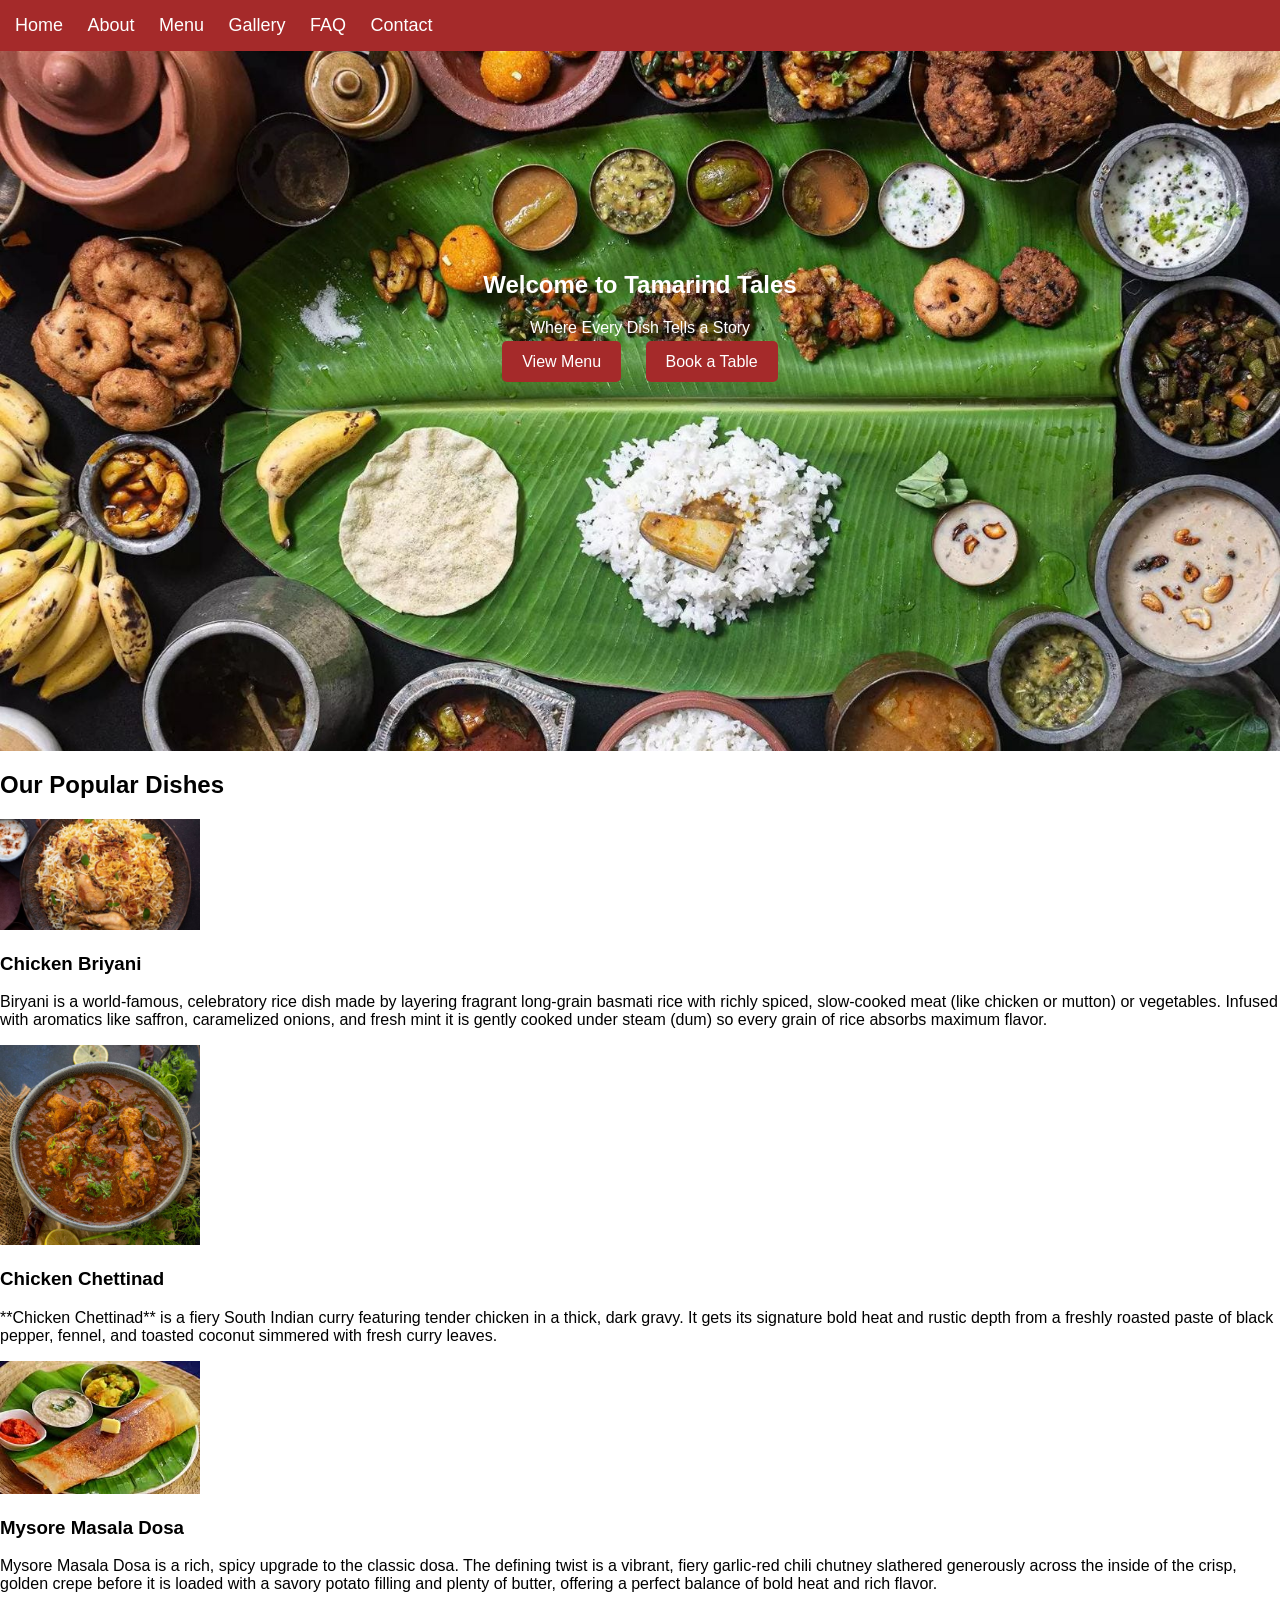
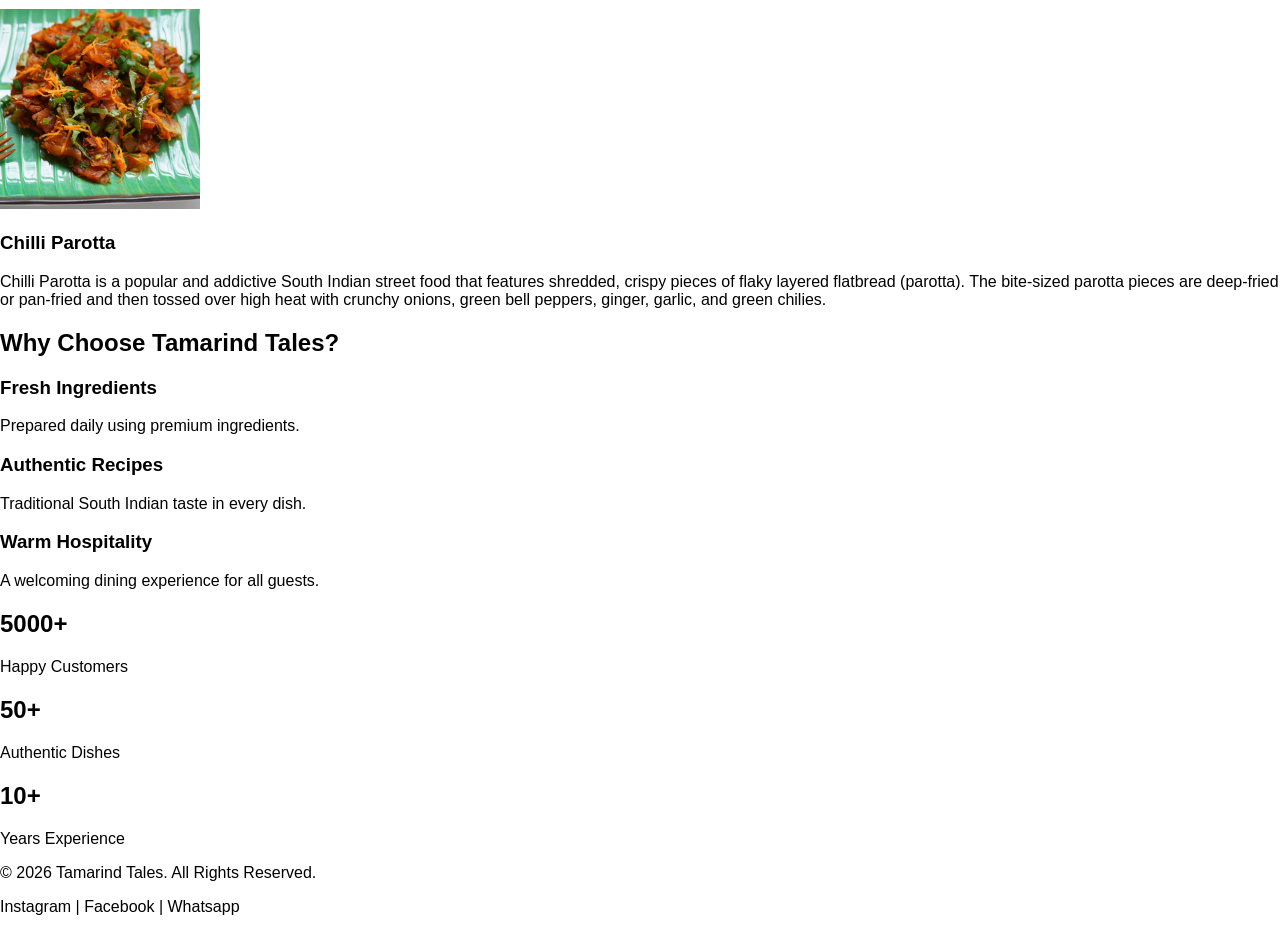
<file: index.html>
<!DOCTYPE html>
<html>
<head>
    <title>Tamarind Tales</title>
    <meta name="viewport" content="width=device-width, initial-scale=1.0">
    <link rel="stylesheet" href="css/style.css">
</head>
<body>
<nav>
    <a href="index.html">Home</a>
    <a href="about.html">About</a>
    <a href="services.html">Menu</a>
    <a href="gallery.html">Gallery</a>
    <a href="faq.html">FAQ</a>
    <a href="contact.html">Contact</a>

</nav>
<section class="hero">
    <h1>Welcome to Tamarind Tales</h1>
    <p>Where Every Dish Tells a Story</p>
    <a href="services.html"
class="btn">View Menu</a>
    <a href="contact.html"
    class="btn">Book a Table</a>
     
</section>
     <h2>Our Popular Dishes</h2>
     <div>
        <img src="images/briyani.jpg" width="200">
        <h3>Chicken Briyani</h3>
        <p>Biryani is a world-famous, celebratory rice dish made by layering fragrant long-grain
            basmati rice with richly spiced, slow-cooked meat (like chicken or mutton) or vegetables. Infused with aromatics like saffron, caramelized onions, and fresh mint
            it is gently cooked under steam (dum) so every grain of rice absorbs maximum flavor.</p>
     </div>
     <div>
        <img src="images/Chicken-Chettinad.jpg" width="200">
        <h3>Chicken Chettinad</h3>
        <p>**Chicken Chettinad** is a fiery South Indian curry featuring tender chicken in a thick, dark gravy. It gets its signature bold heat and
             rustic depth from a freshly roasted paste of black pepper,
              fennel, and toasted coconut simmered with fresh curry leaves.</p>
     </div>
     <div>
        <img src="images/mysore masala dosa.jfif" width="200">
        <h3>Mysore Masala Dosa</h3>
        <p>Mysore Masala Dosa is a rich, spicy upgrade to the classic dosa. The defining twist is a vibrant,
             fiery garlic-red chili chutney slathered generously across the inside of the crisp, golden crepe before it is loaded with a savory potato filling and plenty of butter,
             offering a perfect balance of bold heat and rich flavor.</p>
     </div>
     <div>
        <img src="images/chilli.jpg" width="200">
        <h3>Chilli Parotta</h3>
        <p>Chilli Parotta is a popular and addictive South Indian street food that features shredded, crispy pieces of flaky layered flatbread (parotta).
         The bite-sized parotta pieces are deep-fried or pan-fried and then 
         tossed over high heat with crunchy onions, green bell peppers, ginger, garlic, and green chilies.</p>
     </div>
<section class="why-us">
    <h2>Why Choose Tamarind Tales?</h2>

    <div class="features">
        <div>
            <h3>Fresh Ingredients</h3>
            <p>Prepared daily using premium ingredients.</p>
        </div>

        <div>
            <h3>Authentic Recipes</h3>
            <p>Traditional South Indian taste in every dish.</p>
        </div>

        <div>
            <h3>Warm Hospitality</h3>
            <p>A welcoming dining experience for all guests.</p>
        </div>
    </div>
</section>
<section class="stats">
    <div>
        <h2>5000+</h2>
        <p>Happy Customers</p>
    </div>

    <div>
        <h2>50+</h2>
        <p>Authentic Dishes</p>
    </div>

    <div>
        <h2>10+</h2>
        <p>Years Experience</p>
    </div>
</section>
     <footer>
    <p>&copy; 2026 Tamarind Tales. All Rights Reserved.</p>
    <p>
Instagram | Facebook | Whatsapp
</p>
     </footer>

</body>
</html>
</file>
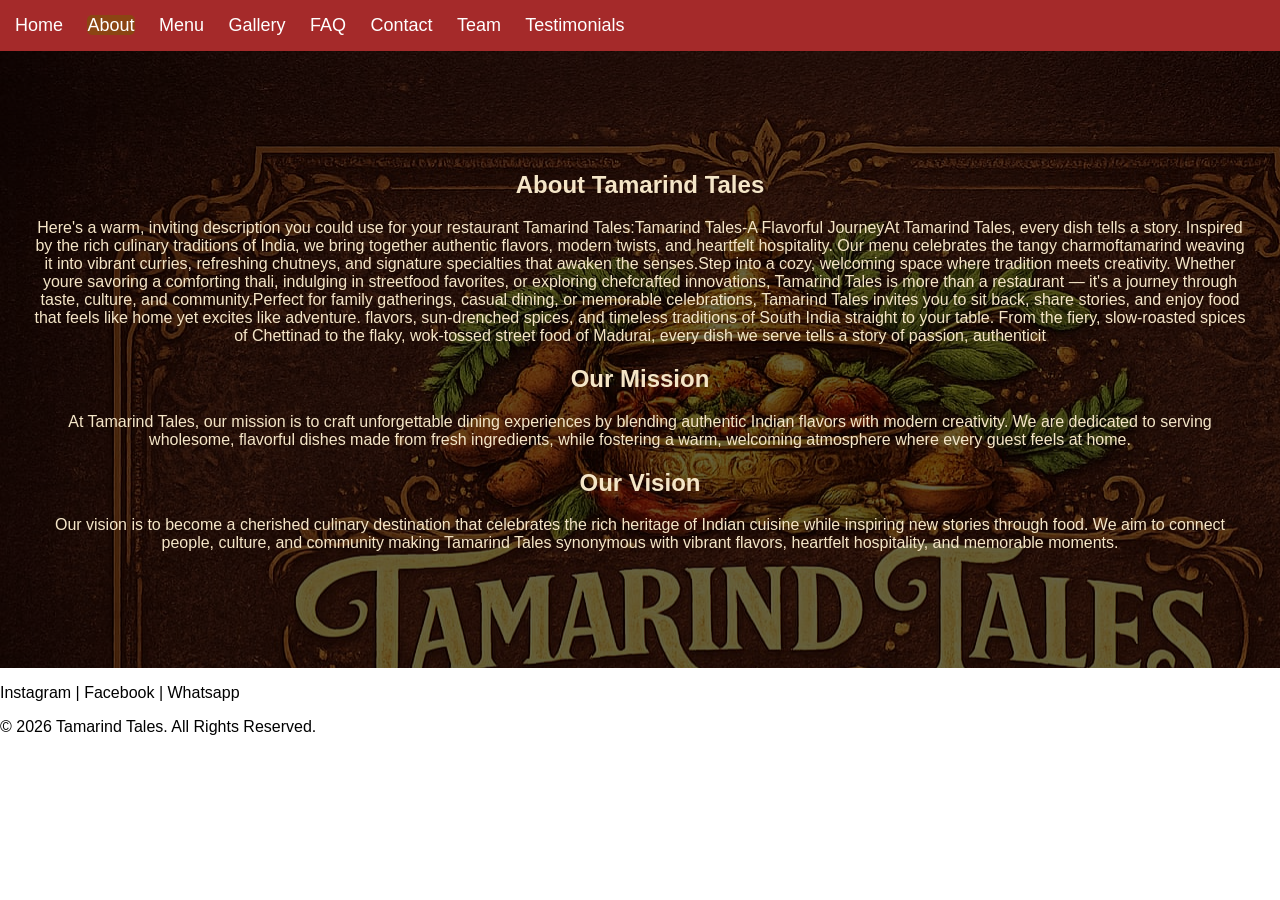
<file: about.html>
<!DOCTYPE html>
<html>
<head>
    <title>About Us - Tamarind Tales</title>
    <meta name="viewport" content="width=device-width, initial-scale=1.0">
    <link rel="stylesheet" href="css/style.css">
</head>

<body>

<nav>
    <a href="index.html">Home</a>
    <a href="about.html" class="active">About</a>
    <a href="services.html">Menu</a>
    <a href="gallery.html">Gallery</a>
    <a href="faq.html">FAQ</a>
    <a href="contact.html">Contact</a>
    <a href="team.html">Team</a>
    <a href="testimonials.html">Testimonials</a>
</nav>

<section class="about">
    <h1>About Tamarind Tales</h1>

    <p>
        Here's a warm, inviting description you could use for your restaurant Tamarind Tales:Tamarind Tales-A Flavorful JourneyAt Tamarind Tales, every dish tells a story. Inspired by the rich culinary traditions of India, we bring together authentic flavors, modern twists, and heartfelt hospitality. Our menu celebrates the tangy charmoftamarind weaving it into vibrant curries, refreshing chutneys, and signature specialties that awaken the senses.Step into a cozy, welcoming space where tradition meets creativity. Whether youre savoring a comforting thali, indulging in streetfood favorites, or exploring chefcrafted innovations, Tamarind Tales is more than a restaurant — it's a journey through taste, culture, and community.Perfect for family gatherings, casual dining, or memorable celebrations, Tamarind Tales invites you to sit back, share stories, and enjoy food that feels like home yet excites like adventure. flavors, sun-drenched spices, and timeless traditions of South India straight to your table. From the fiery, slow-roasted spices of Chettinad to the flaky, wok-tossed street food of Madurai, every dish we serve tells a story of passion, authenticit
    </p>
    <h2>Our Mission</h2>
    <p>
       At Tamarind Tales, our mission is to craft unforgettable dining experiences by blending authentic Indian flavors with modern creativity. We are dedicated to serving wholesome, flavorful dishes made from fresh ingredients, while fostering a warm, welcoming atmosphere where every guest feels at home.
    </p>
    <h2>Our Vision</h2>
    <p>
        Our vision is to become a cherished culinary destination that celebrates the rich heritage of Indian cuisine while inspiring new stories through food. We aim to connect people, culture, and community making Tamarind Tales synonymous with vibrant flavors, heartfelt hospitality, and memorable moments.
    </p>
    </section>


<footer>
<p>
    Instagram | Facebook | Whatsapp
</p>
    <p>&copy; 2026 Tamarind Tales. All Rights Reserved.</p>
</footer>

</body>
</html>
</file>
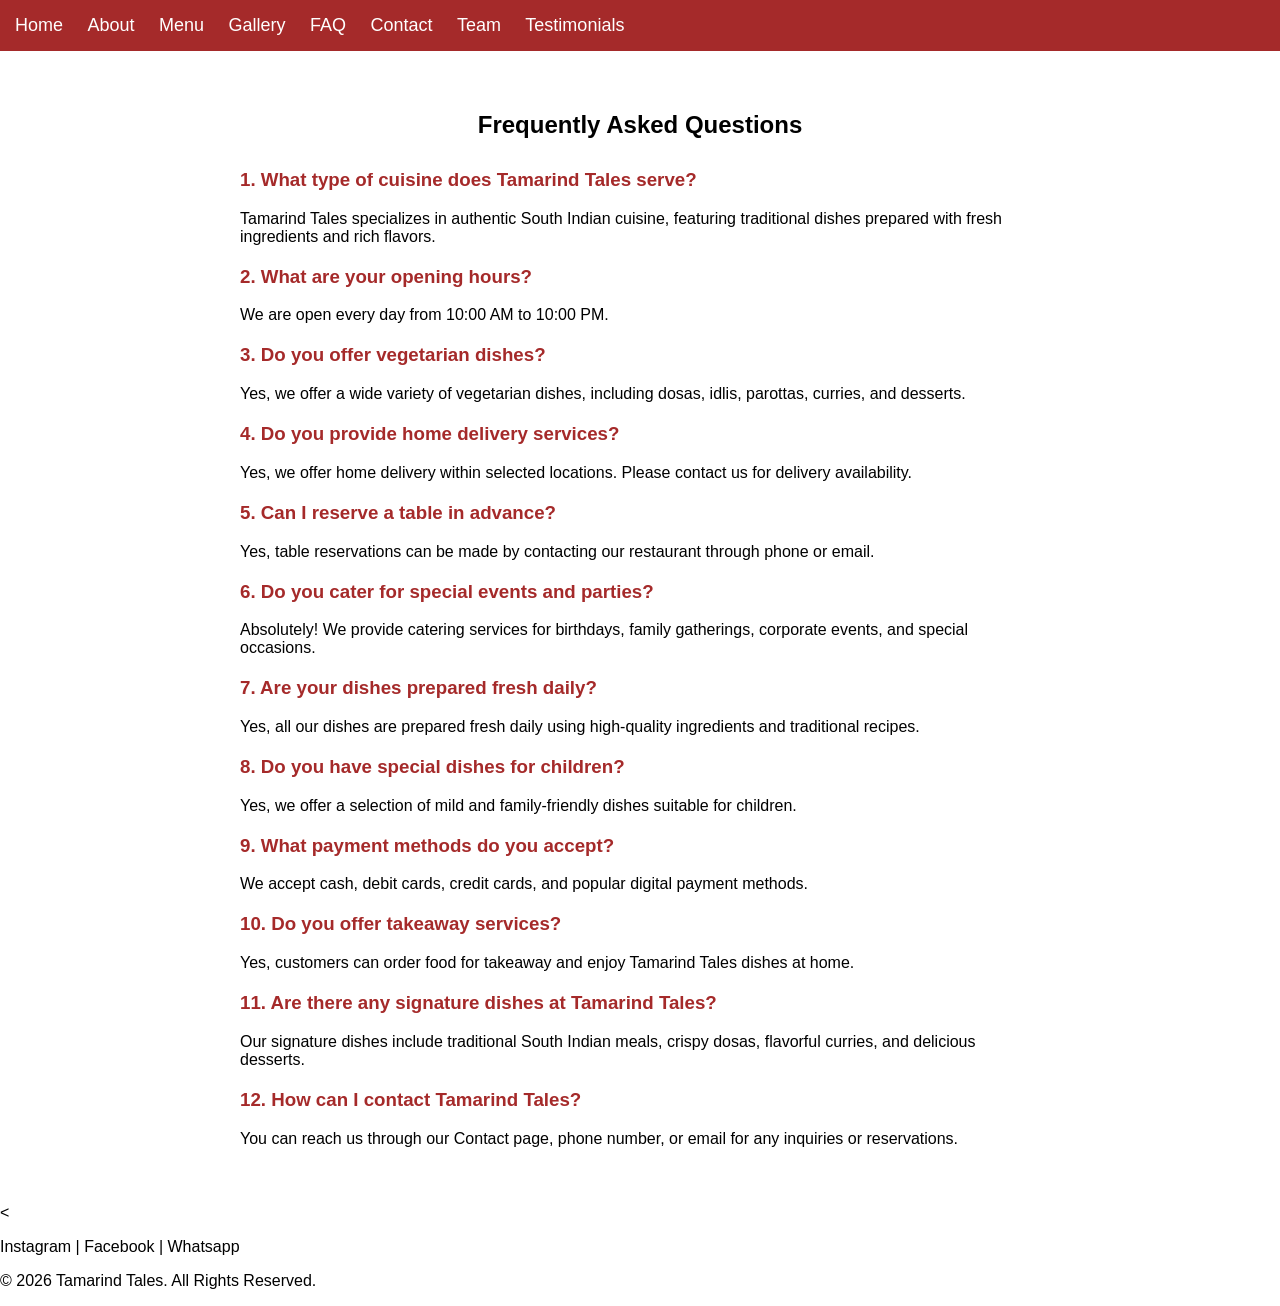
<file: faq.html>
<!DOCTYPE html>
<html>
<head>
    <title>Gallery - Tamarind Tales</title>
    <meta name="viewport" content="width=device-width, initial-scale=1.0">
    <link rel="stylesheet" href="css/style.css">
</head>
<body>

<nav>
    <a href="index.html">Home</a>
    <a href="about.html">About</a>
    <a href="services.html">Menu</a>
    <a href="gallery.html">Gallery</a>
    <a href="faq.html">FAQ</a>
    <a href="contact.html">Contact</a>
    <a href="team.html">Team</a>
    <a href="testimonials.html">Testimonials</a>
</nav>
<section class="faq">
    <h1>Frequently Asked Questions</h1>

    <h3>1. What type of cuisine does Tamarind Tales serve?</h3>
    <p>Tamarind Tales specializes in authentic South Indian cuisine, featuring traditional dishes prepared with fresh ingredients and rich flavors.</p>

    <h3>2. What are your opening hours?</h3>
    <p>We are open every day from 10:00 AM to 10:00 PM.</p>

    <h3>3. Do you offer vegetarian dishes?</h3>
    <p>Yes, we offer a wide variety of vegetarian dishes, including dosas, idlis, parottas, curries, and desserts.</p>

    <h3>4. Do you provide home delivery services?</h3>
    <p>Yes, we offer home delivery within selected locations. Please contact us for delivery availability.</p>

    <h3>5. Can I reserve a table in advance?</h3>
    <p>Yes, table reservations can be made by contacting our restaurant through phone or email.</p>

    <h3>6. Do you cater for special events and parties?</h3>
    <p>Absolutely! We provide catering services for birthdays, family gatherings, corporate events, and special occasions.</p>

    <h3>7. Are your dishes prepared fresh daily?</h3>
    <p>Yes, all our dishes are prepared fresh daily using high-quality ingredients and traditional recipes.</p>

    <h3>8. Do you have special dishes for children?</h3>
    <p>Yes, we offer a selection of mild and family-friendly dishes suitable for children.</p>

    <h3>9. What payment methods do you accept?</h3>
    <p>We accept cash, debit cards, credit cards, and popular digital payment methods.</p>

    <h3>10. Do you offer takeaway services?</h3>
    <p>Yes, customers can order food for takeaway and enjoy Tamarind Tales dishes at home.</p>

    <h3>11. Are there any signature dishes at Tamarind Tales?</h3>
    <p>Our signature dishes include traditional South Indian meals, crispy dosas, flavorful curries, and delicious desserts.</p>

    <h3>12. How can I contact Tamarind Tales?</h3>
    <p>You can reach us through our Contact page, phone number, or email for any inquiries or reservations.</p>
</section>
<<footer>
    <p>
    Instagram | Facebook | Whatsapp
</p>
    <p>&copy; 2026 Tamarind Tales. All Rights Reserved.</p>
</footer>
</body>
</html>
</file>
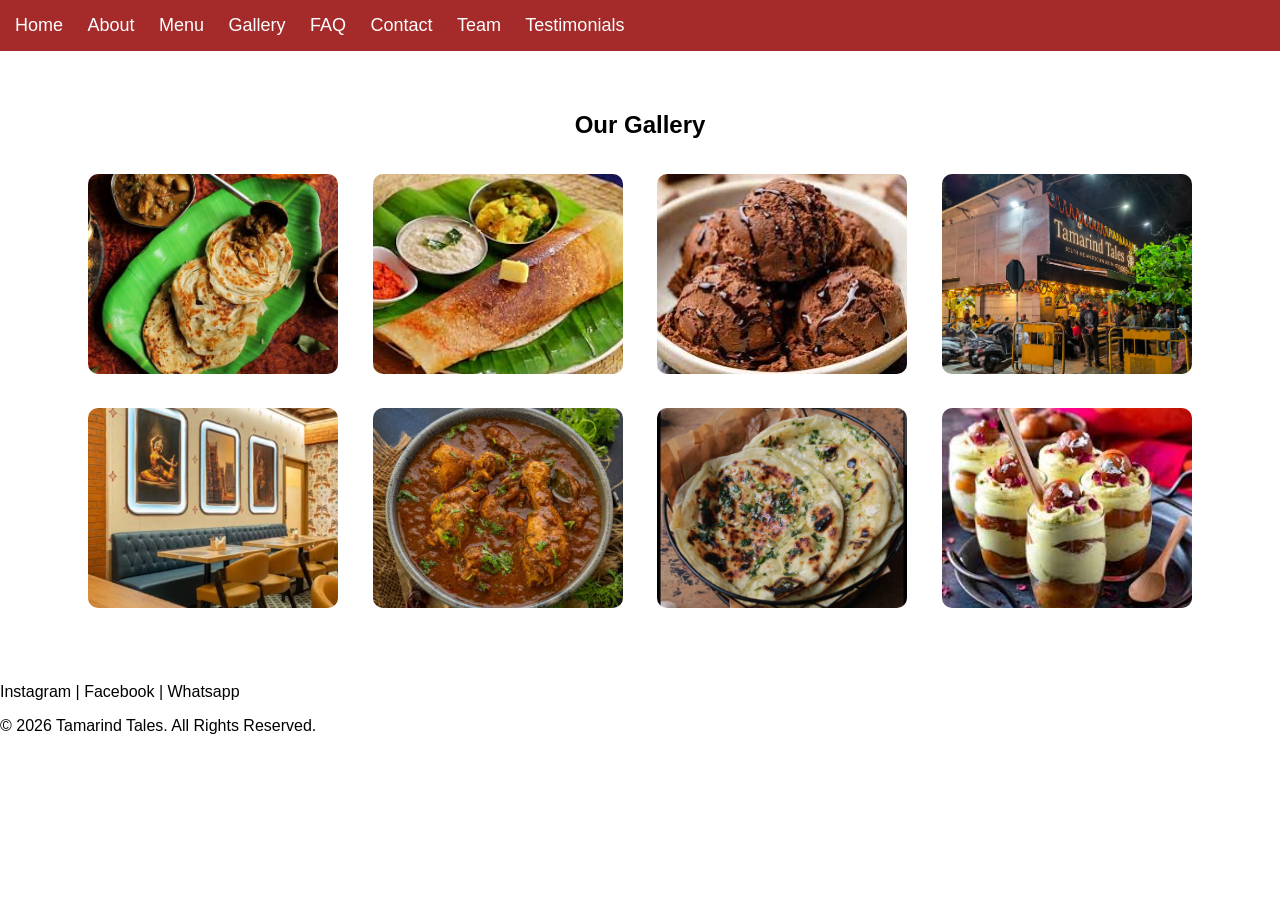
<file: gallery.html>
<!DOCTYPE html>
<html>
<head>
    <title>Gallery - Tamarind Tales</title>
    <meta name="viewport" content="width=device-width, initial-scale=1.0">
    <link rel="stylesheet" href="css/style.css">
</head>
<body>

<nav>
    <a href="index.html">Home</a>
    <a href="about.html">About</a>
    <a href="services.html">Menu</a>
    <a href="gallery.html">Gallery</a>
    <a href="faq.html">FAQ</a>
    <a href="contact.html">Contact</a>
    <a href="team.html">Team</a>
    <a href="testimonials.html">Testimonials</a>
</nav>

<section class="gallery">
    <h1>Our Gallery</h1>

    <img src="images/paroota.jfif" alt="Parotta">
    <img src="images/dosa image.jfif" alt="Dosa">
    <img src="images/icecream.jfif" alt="Ice Cream">
    <img src="images/TAMARIND TALES.png" alt="Tamarind Tales">
    <img src="images/interior 2.jpeg" alt="Interior 2">
    <img src="images/Chicken-Chettinad.jpg" alt="Chicken Chettinad">
    <img src="images/naan.jpeg" alt="naan">
    <img src="images/mousse.jfif" alt="Mousse">
</section>
<footer>
    <p>
    Instagram | Facebook | Whatsapp
</p>
    <p>&copy; 2026 Tamarind Tales. All Rights Reserved.</p>
</footer>


</body>
</html>
</file>
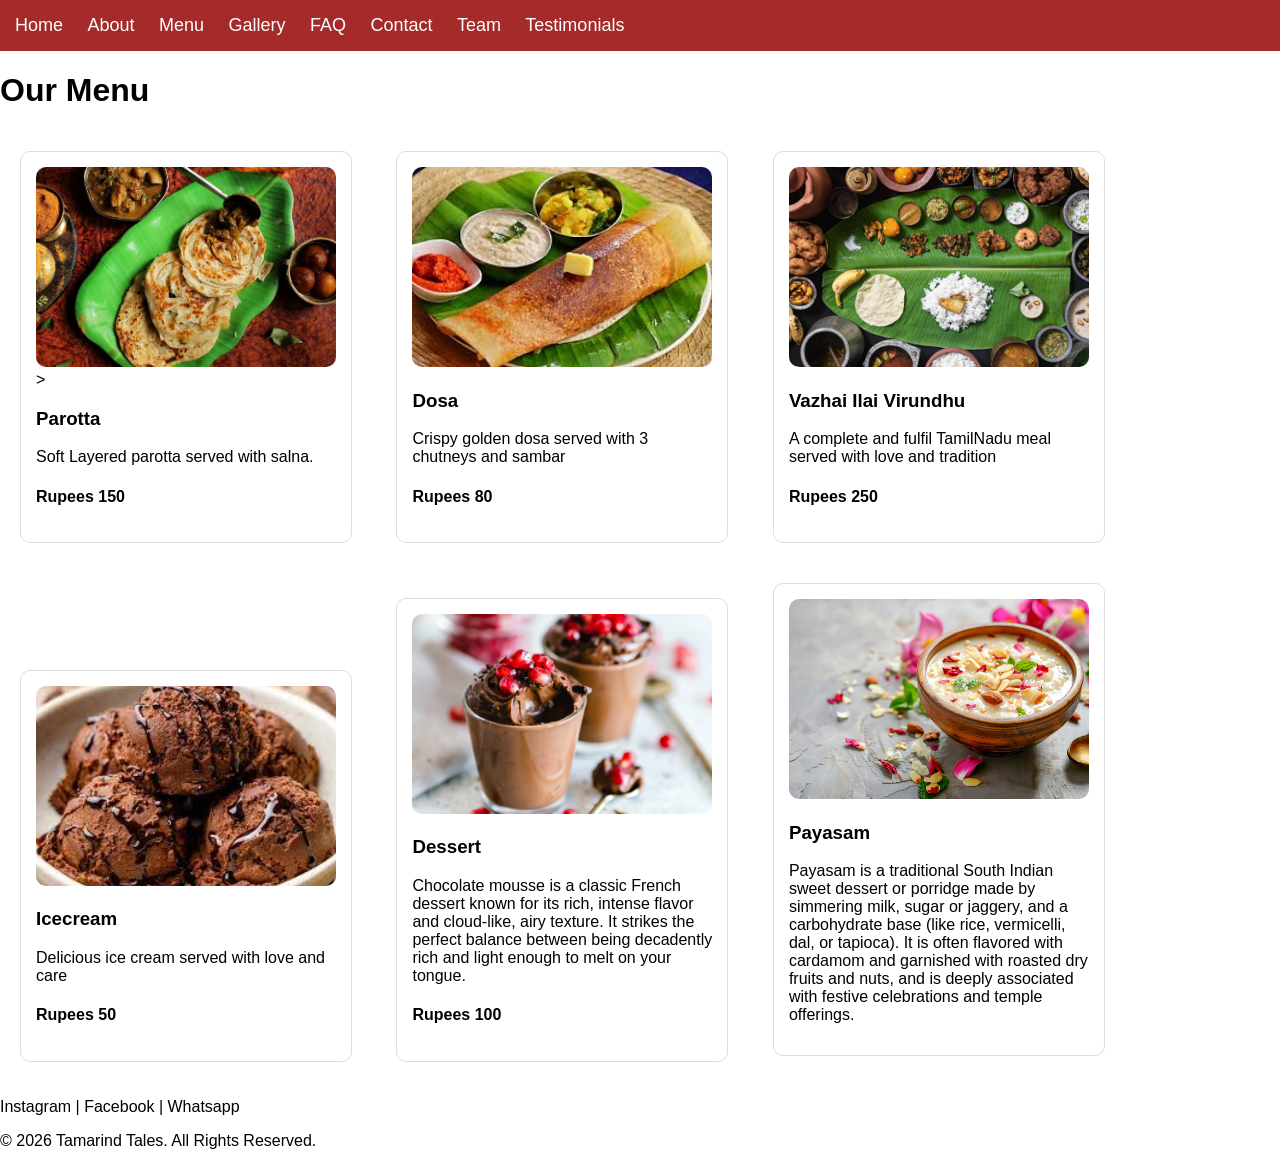
<file: services.html>
<!DOCTYPE html>
<html>
<head>
    <title>Menu - Tamarind Tales</title>
    <meta name="viewport" content="width=device-width, initial-scale=1.0">
    <link rel="stylesheet" href="css/style.css">
</head>
<body>
<nav>
    <a href="index.html">Home</a>
    <a href="about.html">About</a>
    <a href="services.html">Menu</a>
    <a href="gallery.html">Gallery</a>
    <a href="faq.html">FAQ</a>
    <a href="contact.html">Contact</a>
    <a href="team.html">Team</a>
    <a href="testimonials.html">Testimonials</a>
</nav>

<h1>Our Menu</h1>
<div class="menu-item">
        <img src="images/paroota.jfif" alt="Parotta" width="300">>
        <h3> Parotta</h3>
        <p> Soft Layered parotta served with salna.</p>
        <h4>Rupees 150</h4>
</div>
<div class="menu-item">
        <img src="images/dosa image.jfif" alt="Dosa" width="300">
        <h3>Dosa</h3>
        <p>Crispy golden dosa served with 3 chutneys and sambar</p>
        <h4>Rupees 80</h4>
</div>
<div class="menu-item">
        <img src="images/tn food.jpg" alt="Vazhai Ilai Virundhu" width="300">
        <h3>Vazhai Ilai Virundhu</h3>
        <p> A complete and fulfil TamilNadu meal served with love and tradition</p>
        <h4>Rupees 250</h4>
</div>
<div class="menu-item">
    <img src="images/icecream.jfif" alt="Icecream" width="300">
    <h3>Icecream</h3>
    <p>Delicious ice cream served with love and care</p>
    <h4>Rupees 50</h4>
</div>
<div class="menu-item">
    <img src="images/dessert.webp" alt="Dessert" width="300">
    <h3>Dessert</h3>
    <p>Chocolate mousse is a classic French dessert known for its rich, 
        intense flavor and cloud-like, airy texture. It strikes the perfect balance between being decadently rich and light enough to melt on your tongue.</p>
    <h4>Rupees 100</h4>
</div>
<div class="menu-item">
    <img src="images/payasam image.jpg" alt="Payasam" width="300">
    <h3>Payasam</h3>
    <p> Payasam is a traditional South Indian sweet dessert or porridge made by simmering milk, sugar or jaggery, and a carbohydrate base (like rice, vermicelli, dal, or tapioca). It is often flavored with cardamom and garnished with roasted dry fruits and nuts, 
        and is deeply associated with festive celebrations and temple offerings.</p>
</div>
<footer>
    <p>
    Instagram | Facebook | Whatsapp
</p>
    <p>&copy; 2026 Tamarind Tales. All Rights Reserved.</p>
     </footer>
</body>
</html>
</file>
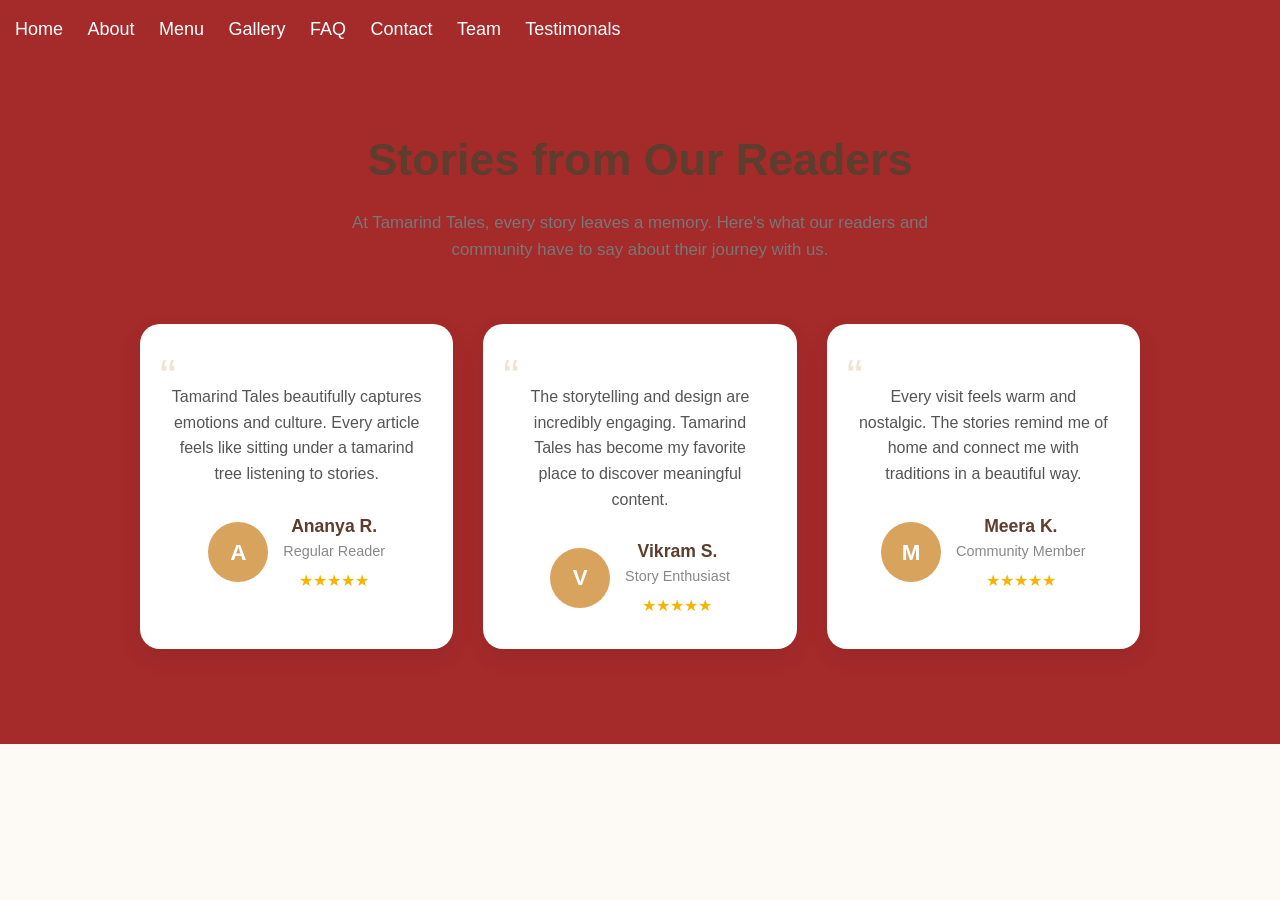
<file: testimonials.html>
<!DOCTYPE html>
<html>
<head>
    <title>Tamarind Tales</title>
    <meta name="viewport" content="width=device-width, initial-scale=1.0">
    <link rel="stylesheet" href="css/style.css">
</head>
<body>
<nav>
    <a href="index.html">Home</a>
    <a href="about.html">About</a>
    <a href="services.html">Menu</a>
    <a href="gallery.html">Gallery</a>
    <a href="faq.html">FAQ</a>
    <a href="contact.html">Contact</a>
    <a href="team.html">Team</a>
    <a href="testimonials.html">Testimonals</a>
  <style>
    * {
      margin: 0;
      padding: 0;
      box-sizing: border-box;
      font-family: "Poppins", sans-serif;
    }

    body {
      background: #fdfaf6;
      color: #333;
      line-height: 1.6;
    }

    .testimonials {
      padding: 80px 10%;
      text-align: center;
    }

    .section-title {
      font-size: 2.8rem;
      color: #5c3d2e;
      margin-bottom: 15px;
    }

    .section-subtitle {
      color: #777;
      max-width: 650px;
      margin: 0 auto 60px;
      font-size: 1.05rem;
    }

    .testimonial-container {
      display: grid;
      grid-template-columns: repeat(auto-fit, minmax(280px, 1fr));
      gap: 30px;
    }

    .testimonial-card {
      background: #fff;
      padding: 30px;
      border-radius: 20px;
      box-shadow: 0 8px 25px rgba(0, 0, 0, 0.08);
      transition: 0.3s ease;
      position: relative;
    }

    .testimonial-card:hover {
      transform: translateY(-8px);
    }

    .quote {
      font-size: 3rem;
      color: #d8a35d;
      position: absolute;
      top: 15px;
      left: 20px;
      opacity: 0.3;
    }

    .review {
      margin-top: 30px;
      color: #555;
      font-size: 1rem;
      margin-bottom: 25px;
    }

    .user {
      display: flex;
      align-items: center;
      justify-content: center;
      gap: 15px;
    }

    .avatar {
      width: 60px;
      height: 60px;
      border-radius: 50%;
      background: #d8a35d;
      color: white;
      display: flex;
      align-items: center;
      justify-content: center;
      font-size: 1.4rem;
      font-weight: bold;
    }

    .user-info h4 {
      color: #5c3d2e;
      font-size: 1.1rem;
    }

    .user-info p {
      color: #888;
      font-size: 0.9rem;
    }

    .stars {
      color: #f4b400;
      margin-top: 5px;
    }

    @media (max-width: 768px) {
      .section-title {
        font-size: 2.2rem;
      }

      .testimonials {
        padding: 60px 6%;
      }
    }
  </style>
</head>
<body>

<section class="testimonials">
  <h1 class="section-title">Stories from Our Readers</h1>
  <p class="section-subtitle">
    At Tamarind Tales, every story leaves a memory. Here's what our readers and community have to say about their journey with us.
  </p>

  <div class="testimonial-container">

    <div class="testimonial-card">
      <div class="quote">“</div>
      <p class="review">
        Tamarind Tales beautifully captures emotions and culture. Every article feels like sitting under a tamarind tree listening to stories.
      </p>

      <div class="user">
        <div class="avatar">A</div>
        <div class="user-info">
          <h4>Ananya R.</h4>
          <p>Regular Reader</p>
          <div class="stars">★★★★★</div>
        </div>
      </div>
    </div>

    <div class="testimonial-card">
      <div class="quote">“</div>
      <p class="review">
        The storytelling and design are incredibly engaging. Tamarind Tales has become my favorite place to discover meaningful content.
      </p>

      <div class="user">
        <div class="avatar">V</div>
        <div class="user-info">
          <h4>Vikram S.</h4>
          <p>Story Enthusiast</p>
          <div class="stars">★★★★★</div>
        </div>
      </div>
    </div>

    <div class="testimonial-card">
      <div class="quote">“</div>
      <p class="review">
        Every visit feels warm and nostalgic. The stories remind me of home and connect me with traditions in a beautiful way.
      </p>

      <div class="user">
        <div class="avatar">M</div>
        <div class="user-info">
          <h4>Meera K.</h4>
          <p>Community Member</p>
          <div class="stars">★★★★★</div>
        </div>
      </div>
    </div>

  </div>
</section>

</body>
</html>
</file>
<file: css/style.css>
nav {
    background-color: brown;
    padding: 15px;
}

nav a {
    color: white;
    text-decoration: none;
    margin-right: 20px;
    font-size: 18px;
}

.hero{
    height:500px;
    background-image:url("../images/tn food.jpg");
    background-size:cover;
    background-position:center;
    color:white;
    text-align:center;
    padding-top:200px;
}
.btn{
    background-color: brown;
    color: white;
    padding: 12px 20px;
    text-decoration: none;
    border-radius: 5px;
    margin: 10px;
}

.btn:hover{
    background-color: darkred;
}
.about{
    background-image:
        linear-gradient(rgba(0,0,0,0.6),
        rgba(0,0,0,0.6)),
        url("../images/thumbnail.jpeg");

    color: #F5E6C8;
    text-align: center;
    padding: 100px 30px;
}
.menu{
    text-align:center;
    padding:40px;
}

.menu-item{
    display:inline-block;
    width:300px;
    margin:20px;
    padding:15px;
    border:1px solid #ddd;
    border-radius:10px;
}

.menu-item img{
    width:100%;
    height:200px;
    object-fit:cover;
    border-radius:10px;
}
.menu-item{
    transition:0.3s;
}

.menu-item:hover{
    transform:translateY(-10px);
    box-shadow:0 5px 15px rgba(0,0,0,0.3);
}
.menu {
    display: flex;
    flex-wrap: wrap;
    justify-content: center;
    gap: 20px;
}
.gallery{
    text-align:center;
    padding:40px;
}

.gallery img{
    width:250px;
    height:200px;
    object-fit:cover;
    margin:15px;
    border-radius:10px;
}
.gallery img{
    transition:0.3s;
}

.gallery img:hover{
    transform:scale(1.1);
}
.faq{
    padding:40px;
    max-width:800px;
    margin:auto;
}

.faq h1{
    text-align:center;
    margin-bottom:30px;
}

.faq h3{
    color:brown;
    margin-top:20px;
}
.contact{
    background-image: url("../images/j.jpeg");
    background-size: cover;
    background-position: center;
    background-repeat: no-repeat;

    min-height: 100vh;

    color: white;
    text-align: center;

    padding: 100px 30px;
}
#topBtn{
    position: fixed;
    top: 100px;
    left: 100px;
    background: red;
    color: white;
    padding: 20px;
    font-size: 20px;
    z-index: 9999;
}
body {
  font-family: Arial, sans-serif;
  margin: 0;
  padding: 0;
}

button {
  cursor: pointer;
  padding: 10px 15px;
}
@media(max-width:768px){

    .menu-item{
        width:90%;
    }

    nav a{
        display:block;
        padding:10px;
    }
}
.active{
    background-color:#8B4513;
    color:white;
    border-radius:5px;
}
body{
    animation:fadeIn 1s;
}

@keyframes fadeIn{
    from{
        opacity:0;
    }
    to{
        opacity:1;
    }
}
.team-card img{
    width: 100%;
    height: 450px;
    object-fit: contain;
}
</file>
